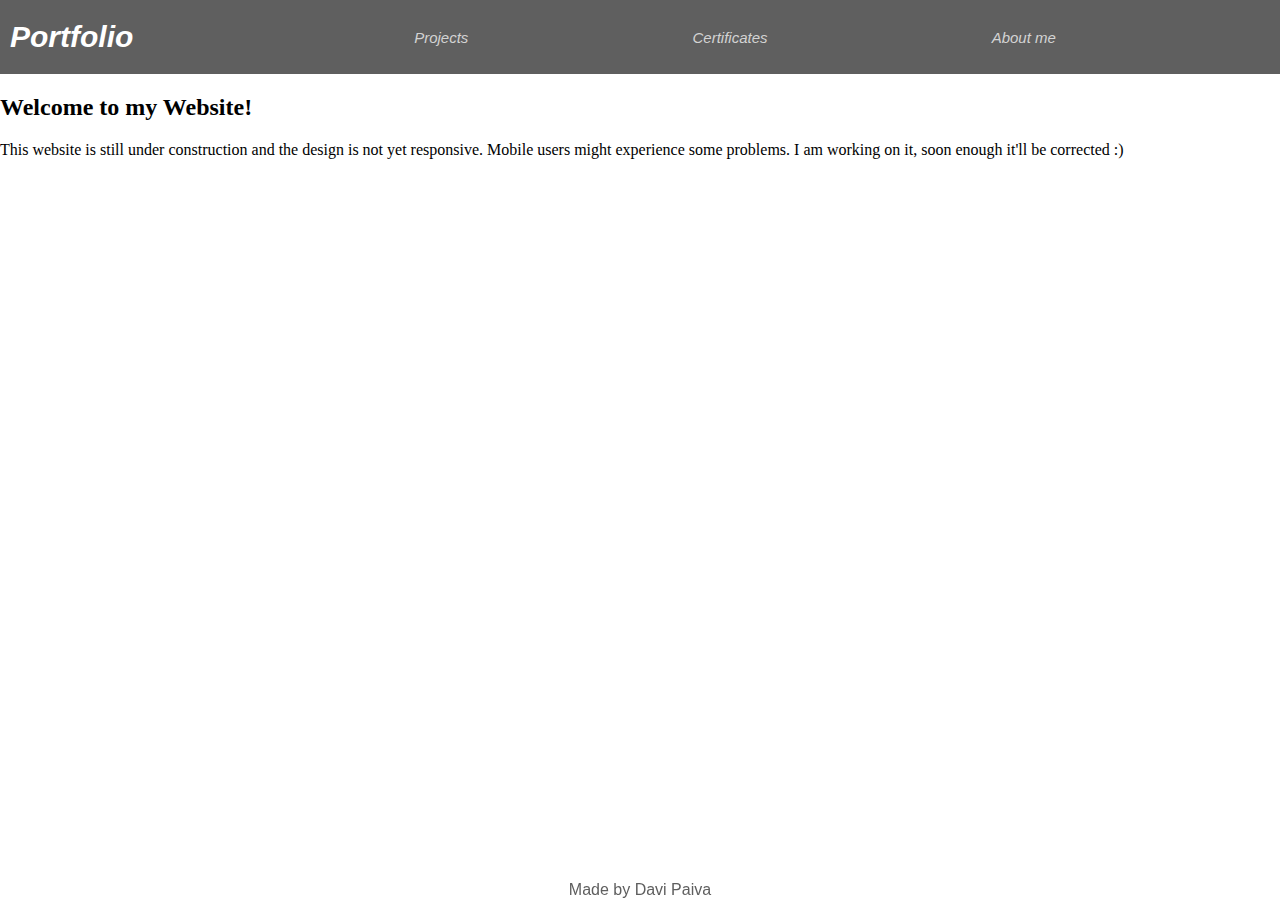
<file: index.html>
<!DOCTYPE html>
<html lang="en">
<head>
    <meta charset="UTF-8">
    <meta http-equiv="X-UA-Compatible" content="IE=edge">
    <meta name="viewport" content="width=device-width, initial-scale=1.0">
    <title>Welcome</title>
    <link rel="stylesheet" href="index.css">

</head>
<body>
    <header class="header">
        <nav class="navbar">
            <a href="/index.html">
                <div id="logo">
                    <h1>Portfolio</h1>
                </div>
            </a>
            <div class="header-options">
                <ul class="nav-list">

                    <li class="nav-item">
                        <a href="./projects.html">Projects</a>
                    </li>

                    <li class="nav-item">
                        <a href="./certificates.html">Certificates</a>
                    </li>

                    <li class="nav-item">
                        <a href="./about.html">About me</a>
                    </li>
    
                </ul>
            </div>
        </nav>
    </header>

    <div>
        <h2>Welcome to my Website!</h2>
        <p>This website is still under construction and the design is not yet responsive. 
            Mobile users might experience some problems.
            I am working on it, soon enough it'll be corrected :)
        </p>
    
    </div>

    <footer class="footer">
        <p>Made by Davi Paiva</p>
    </footer>
</body>
</html>
</file>
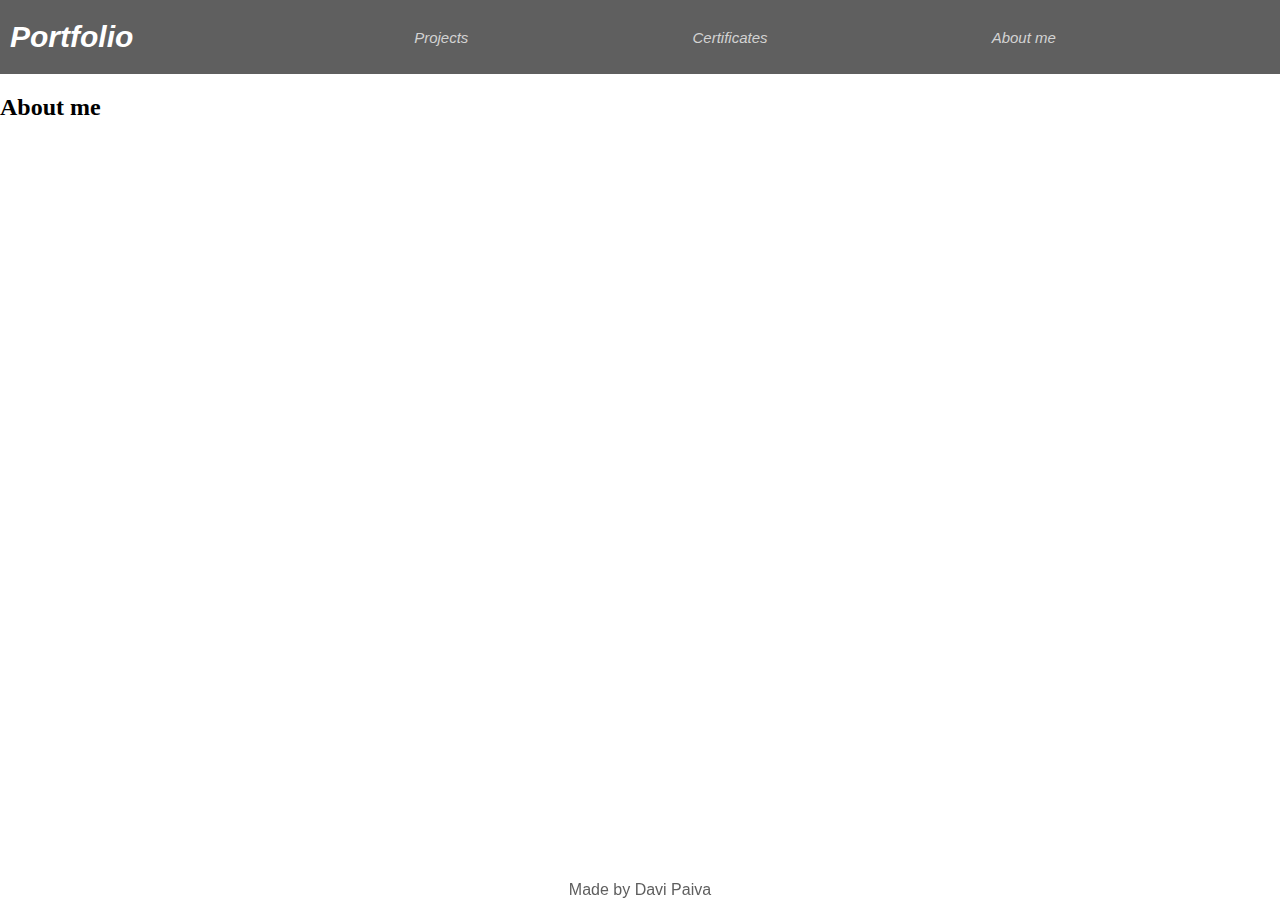
<file: about.html>
<!DOCTYPE html>
<html lang="en">
<head>
    <meta charset="UTF-8">
    <meta http-equiv="X-UA-Compatible" content="IE=edge">
    <meta name="viewport" content="width=device-width, initial-scale=1.0">
    <title>About Me</title>
    <link rel="stylesheet" href="index.css">
</head>
<body>
    <header class="header">
        <nav class="navbar">
            <a href="/index.html">
                <div id="logo">
                    <h1>Portfolio</h1>
                </div>
            </a>
            <div class="header-options">
                <ul class="nav-list">

                    <li class="nav-item">
                        <a href="./projects.html">Projects</a>
                    </li>

                    <li class="nav-item">
                        <a href="./certificates.html">Certificates</a>
                    </li>

                    <li class="nav-item">
                        <a href="./about.html">About me</a>
                    </li>
    
                </ul>
            </div>
        </nav>
    </header>

    <div>
        <h2>About me</h2>
    </div>

    <footer class="footer">
        <p>Made by Davi Paiva</p>
    </footer>




</body>
</html>
</file>
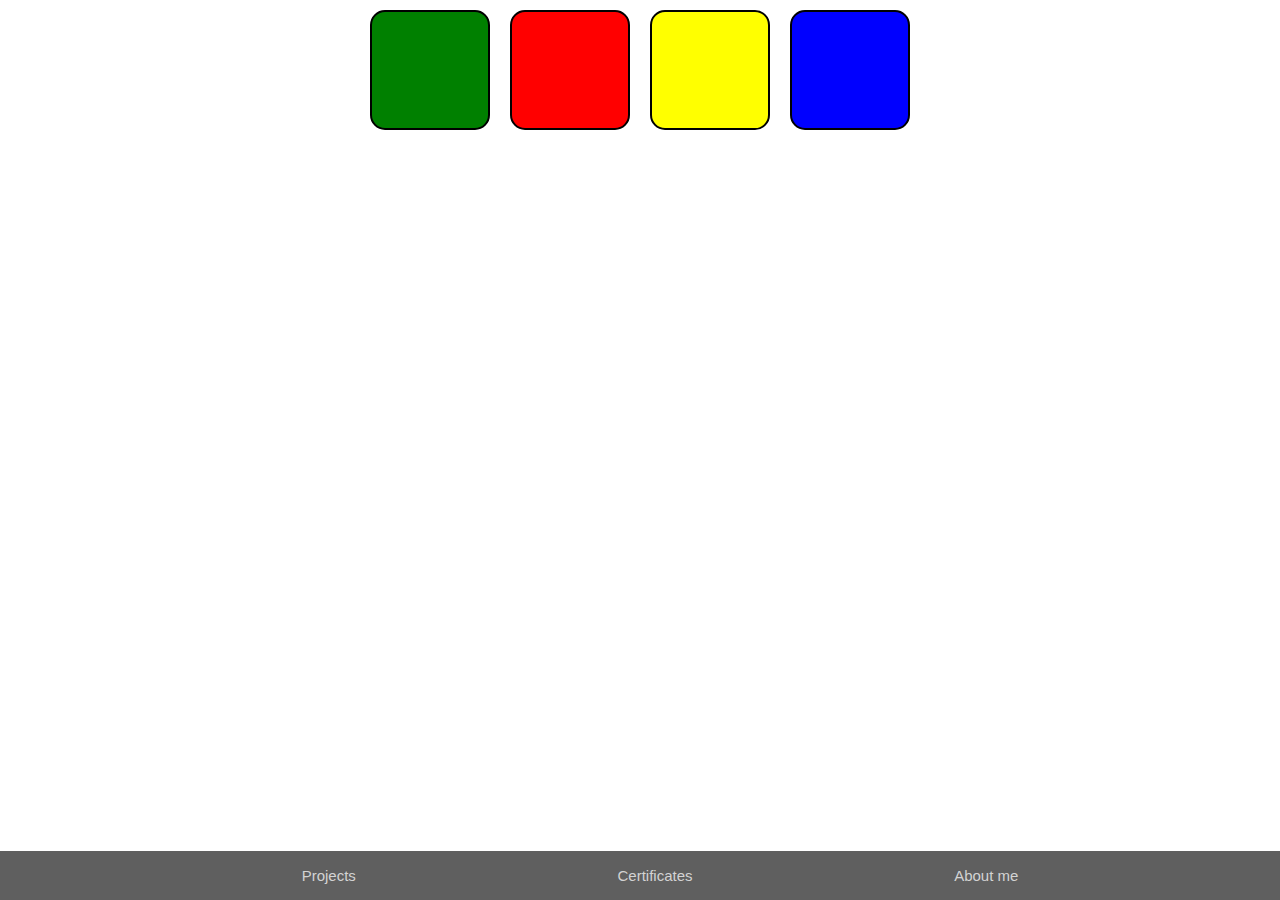
<file: bgchanger.html>
<!DOCTYPE html>
<html lang="en">
<head>
    <meta charset="UTF-8">
    <meta http-equiv="X-UA-Compatible" content="IE=edge">
    <meta name="viewport" content="width=device-width, initial-scale=1.0">
    <title>Background Changer</title>
    <link rel="stylesheet" href="bgchanger.css">
    <script src="bgchanger.js"></script>
</head>
<body>
    <div class="control-pad">
        <button class="color-control" id="green-control" onclick="changeColor('rgb(0, 128, 0)')"></button>
        <button class="color-control" id="red-control" onclick="changeColor('rgb(255, 0, 0)')"></button>
        <button class="color-control" id="yellow-control" onclick="changeColor('rgb(255, 255, 0)')"></button>
        <button class="color-control" id="blue-control" onclick="changeColor('rgb(0, 0, 255)')"></button>
        
    </div>

    <footer class="footer">
        <ul class="footer-list">

            <li class="footer-item">
                <a href="./projects.html">Projects</a>
            </li>

            <li class="footer-item">
                <a href="./certificates.html">Certificates</a>
            </li>

            <li class="footer-item">
                <a href="./about.html">About me</a>
            </li>

        </ul>
    </footer>
</body>
</html>
</file>
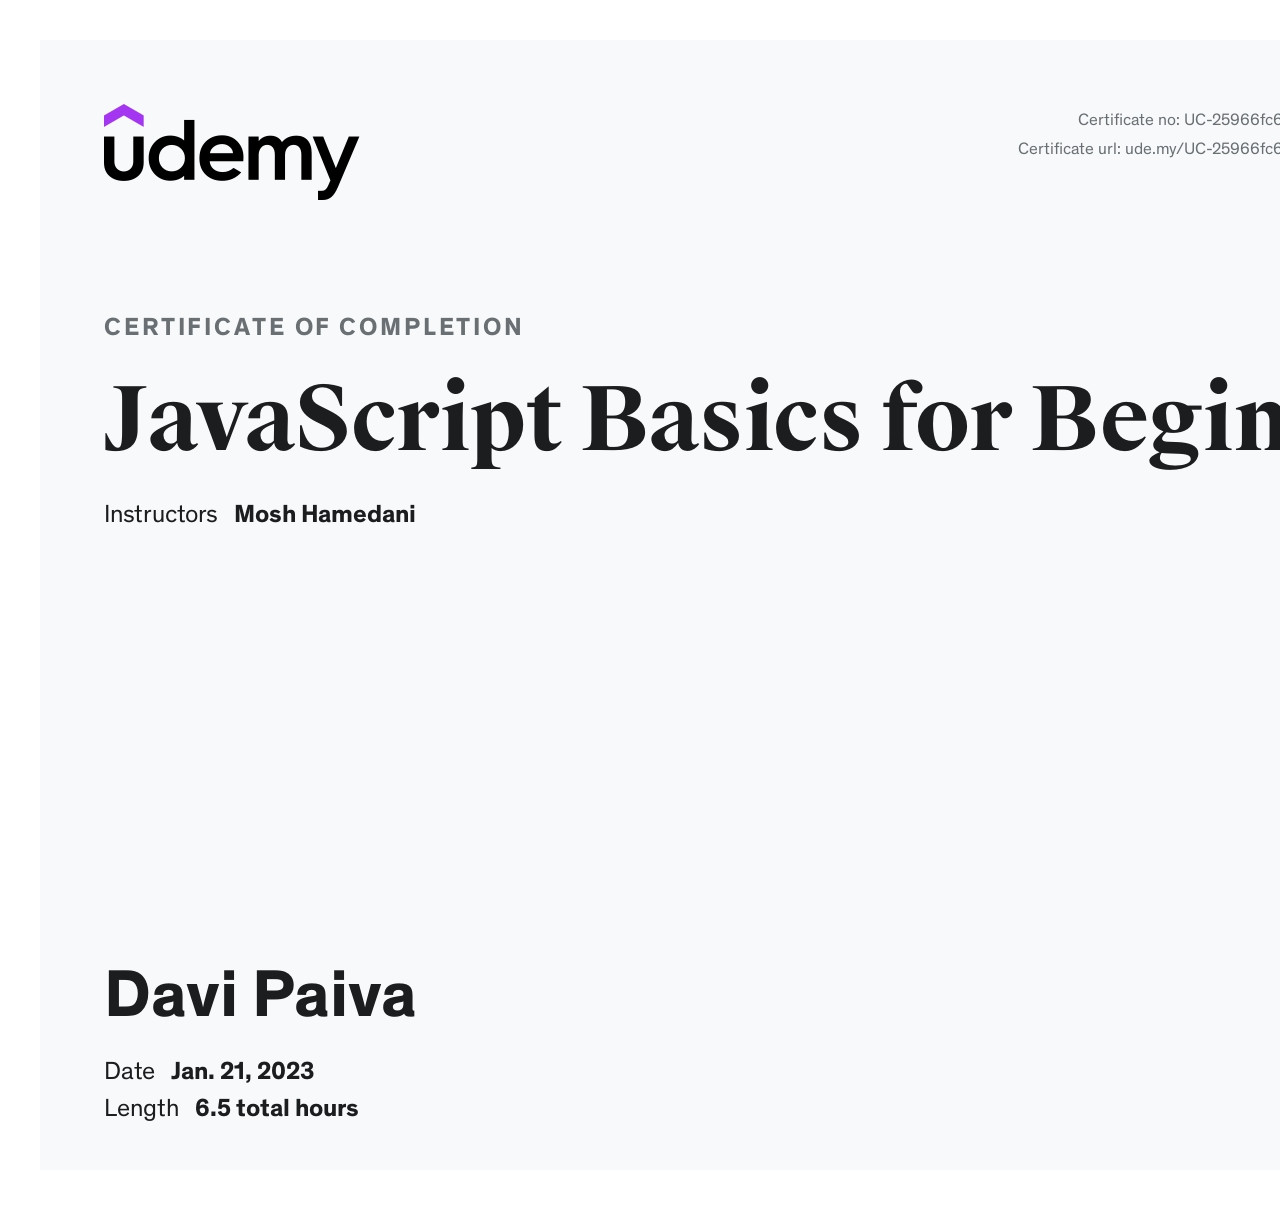
<file: certificate_1.html>
<!DOCTYPE html>
<html lang="en">
<head>
    <meta charset="UTF-8">
    <meta http-equiv="X-UA-Compatible" content="IE=edge">
    <meta name="viewport" content="width=device-width, initial-scale=1.0">
    <title>JavaScript For Beginners</title>
</head>
<body>
    <div class="certificate-container">
        <div>
            <img src="./cert_JS_4_Beginners.jpg" alt=" " id="certificate_1">
        </div>
    </div>
</body>
</html>
</file>
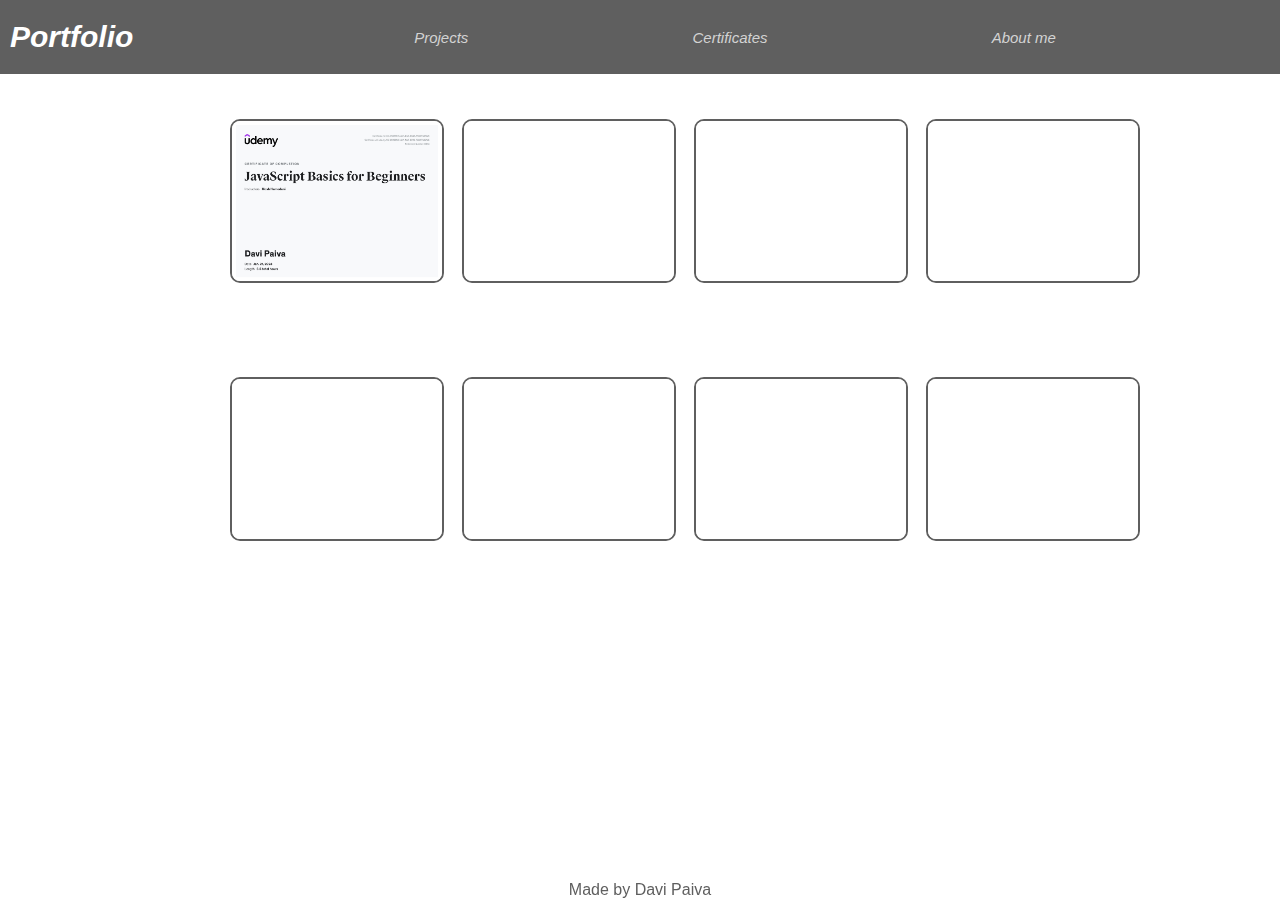
<file: certificates.html>
<!DOCTYPE html>
<html lang="en">
<head>
    <meta charset="UTF-8">
    <meta http-equiv="X-UA-Compatible" content="IE=edge">
    <meta name="viewport" content="width=device-width, initial-scale=1.0">
    <title>Certificates</title>
    <link rel="stylesheet" href="index.css">
</head>
<body>

    <header class="header">
        <nav class="navbar">
            <a href="/index.html">
                <div id="logo">
                    <h1>Portfolio</h1>
                </div>
            </a>
            <div class="header-options">
                <ul class="nav-list">

                    <li class="nav-item">
                        <a href="/projects.html">Projects</a>
                    </li>

                    <li class="nav-item">
                        <a href="/certificates.html">Certificates</a>
                    </li>

                    <li class="nav-item">
                        <a href="/about.html">About me</a>
                    </li>
    
                </ul>
            </div>
        </nav>
    </header>

    <div class="general-img-container">

        <div class="image-container">
            <div class="proj-image">
                <a href="certificate_1.html">
                    <img src="./cert_JS_4_Beginners.jpg" 
                alt="a picture of my background changer project"
                id="proj-image">
                </a>
            </div>
            
            <div class="proj-image">
                <a href="/">
                    <img src="./proj_blank.jpg" 
                alt="a picture of my background changer project"
                id="proj-image">
                </a>
            </div>
    
            <div class="proj-image">
                <a href="/">
                    <img src="./proj_blank.jpg" 
                alt="a picture of my background changer project"
                id="proj-image">
                </a>
            </div>
            
            <div class="proj-image">
                <a href="/">

                    <img src="./proj_blank.jpg" 
                alt="a picture of my background changer project"
                id="proj-image">
                </a>
            </div> 
        </div>
    
        <div class="image-container">
            
            

                <div class="proj-image">
                    <a href="/">
                        <img src="./proj_blank.jpg" 
                    alt="a picture of my background changer project"
                    id="proj-image">
                    </a>
                </div>
                
                <div class="proj-image">
                    <a href="">
                        <img src="./proj_blank.jpg" 
                    alt="a picture of my background changer project"
                    id="proj-image">
                    </a>
                </div>
        
                <div class="proj-image">
                    <a href="">
                        <img src="./proj_blank.jpg" 
                    alt="a picture of my background changer project"
                    id="proj-image">
                    </a>
                </div>
                
                <div class="proj-image">
                    <a href="">
    
                        <img src="./proj_blank.jpg" 
                    alt="a picture of my background changer project"
                    id="proj-image">
                    </a>
                </div> 
    </div>
    
    <footer class="footer">
        <p>Made by Davi Paiva</p>
    </footer>
</body>
</html>
</file>
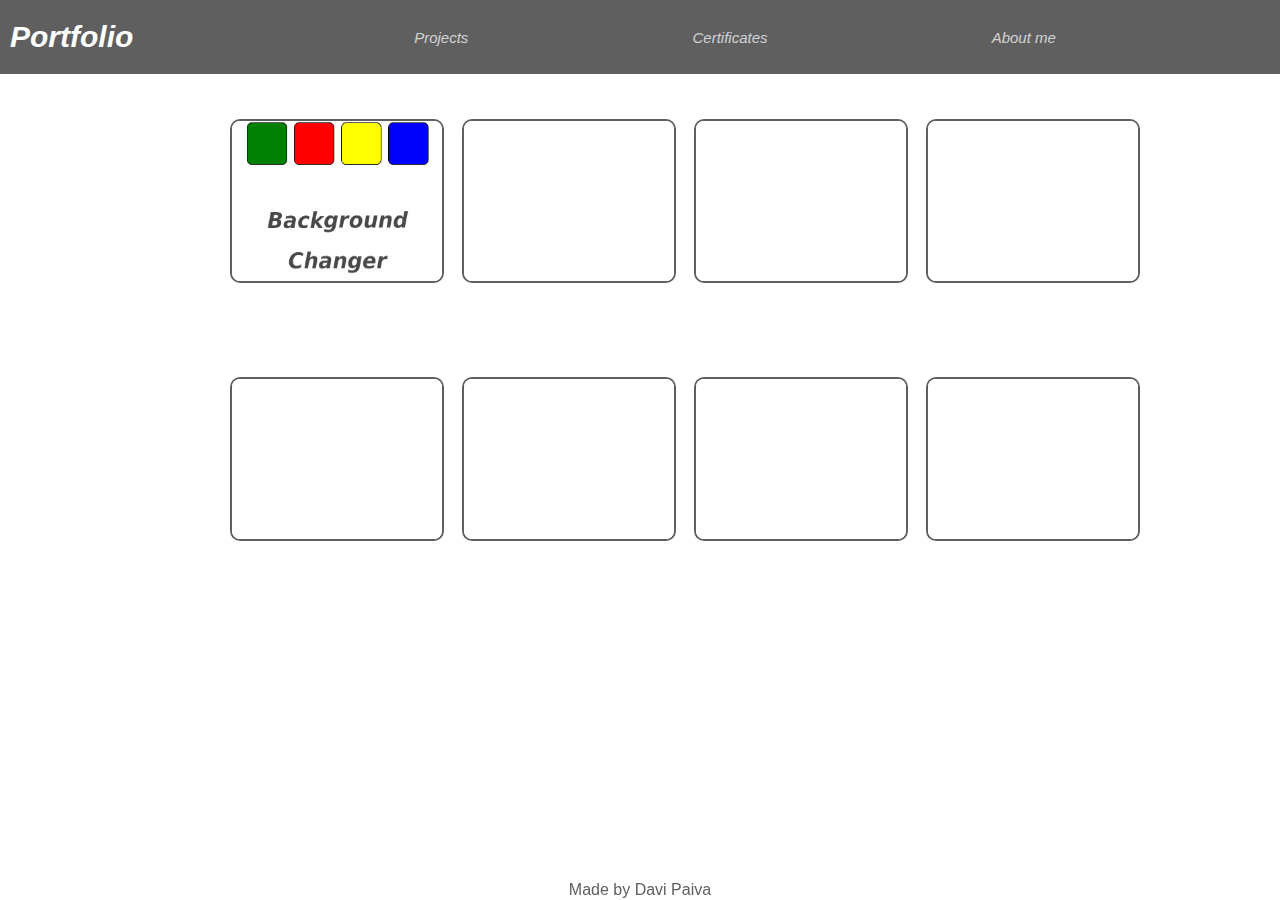
<file: projects.html>
<!DOCTYPE html>
<html lang="en">
<head>
    <meta charset="UTF-8">
    <meta http-equiv="X-UA-Compatible" content="IE=edge">
    <meta name="viewport" content="width=device-width, initial-scale=1.0">
    <title>Projects</title>
    <link rel="stylesheet" href="index.css">
</head>
<body>
    <header class="header">
        <nav class="navbar">
            <a href="/index.html">
                <div id="logo">
                    <h1>Portfolio</h1>
                </div>
            </a>
            <div class="header-options">
                <ul class="nav-list">
                    <li class="nav-item">
                        <a href="./projects.html">Projects</a>
                    </li>

                    <li class="nav-item">
                        <a href="./certificates.html">Certificates</a>
                    </li>

                    <li class="nav-item">
                        <a href="./about.html">About me</a>
                    </li>
                    
    
                </ul>
            </div>
        </nav>
    </header>
    
    <div class="general-img-container">

        <div class="image-container">
            <div class="proj-image">
                <a href="./bgchanger.html">
                    <img src="./proj_backgroundChanger.jpg" 
                alt="a picture of my background changer project"
                id="proj-image">
                </a>
            </div>
            
            <div class="proj-image">
                <a href="/">
                    <img src="./proj_blank.jpg" 
                alt="a picture of my background changer project"
                id="proj-image">
                </a>
            </div>
    
            <div class="proj-image">
                <a href="/">
                    <img src="./proj_blank.jpg" 
                alt="a picture of my background changer project"
                id="proj-image">
                </a>
            </div>
            
            <div class="proj-image">
                <a href="/">

                    <img src="./proj_blank.jpg" 
                alt="a picture of my background changer project"
                id="proj-image">
                </a>
            </div> 
        </div>
    
        <div class="image-container">
            
            

                <div class="proj-image">
                    <a href="/">
                        <img src="./proj_blank.jpg" 
                    alt="a picture of my background changer project"
                    id="proj-image">
                    </a>
                </div>
                
                <div class="proj-image">
                    <a href="">
                        <img src="./proj_blank.jpg" 
                    alt="a picture of my background changer project"
                    id="proj-image">
                    </a>
                </div>
        
                <div class="proj-image">
                    <a href="">
                        <img src="./proj_blank.jpg" 
                    alt="a picture of my background changer project"
                    id="proj-image">
                    </a>
                </div>
                
                <div class="proj-image">
                    <a href="">
    
                        <img src="./proj_blank.jpg" 
                    alt="a picture of my background changer project"
                    id="proj-image">
                    </a>
                </div> 
            
    
            
            
             
        
    </div>

    <footer class="footer">
        <p>Made by Davi Paiva</p>
    </footer>



</body>
</html>
</file>
<file: index.css>
body {
    margin: 0;
}

ul {
    list-style: none;
}

a {
    text-decoration: inherit;
    color: inherit;
}

.footer {
    display: flex;
    align-items: center;
    justify-content: center;
    position: fixed;
    width: 100%;
    height: 20px;
    left: 0;
    bottom: 0;
    font-family: Verdana, Geneva, Tahoma, sans-serif;
    color: rgb(95, 95, 95);

}

.header-options {
    
    width: 100%;
}

.navbar {
    display: flex;
    justify-content: space-between;
    align-items: center;
    background-color: rgb(95, 95, 95);
    font-family: Verdana, Geneva, Tahoma, sans-serif;
    font-style: oblique;
    color: rgb(211, 211, 211);
    font-size: 15px;
}

.nav-list {
    display: flex;
    justify-content: space-evenly;
    align-items: center;
    text-decoration: none;
}

.nav-item {
    cursor: pointer;
    
}

.nav-item:hover {
    cursor: pointer;
    color: white;
}

#logo {
    width: 140px;
    padding-left: 10px;
    color: white;
}



#proj-image {
    width: 210px;
    height: 160px;
    border: 2px solid rgb(95, 95, 95);
    border-radius: 10px;
    
}

.image-container {
    display: flex;
    justify-content: space-evenly;
    width: 100%;
    margin: 45px;
}

.general-img-container {
    display: grid;
    align-content: center;
    justify-content: center;
}

.certificate-container {
    display: flex;
    justify-content: center;
    align-items: center;
}

#certificate_1{
    width: 100px;
    height: 100px;
}
</file>
<file: bgchanger.css>
body {
    margin: 0;
}

ul {
    list-style: none;
}

a {
    text-decoration: inherit;
    color: inherit;
}

.color-control {
    width: 120px;
    height: 120px;
    margin: 10px;
    border: 2px solid black;
    border-radius: 15px;
    cursor: pointer;

}

.control-pad {
    display: flex;
    justify-content: center;
}

.footer {
    background-color:  rgb(95, 95, 95);
    position: fixed;
    left: 0;
    bottom: 0;
    width: 100%;
    font-family: Verdana, Geneva, Tahoma, sans-serif;
    
}

.footer-list {
    display: flex;
    justify-content: space-evenly;
    align-items: center;
    color: rgb(211, 211, 211);
}

.footer-item {
    cursor: pointer;
    font-size: 15px;
    
}

.footer-item:hover {
    cursor: pointer;
    color: white;
}

#green-control {
    background-color: rgb(0, 128, 0);
}

#red-control {
    background-color: rgb(255, 0, 0);
}

#yellow-control {
    background-color: rgb(255, 255, 0);
}

#blue-control {
    background-color: rgb(0, 0, 255);
}
</file>
